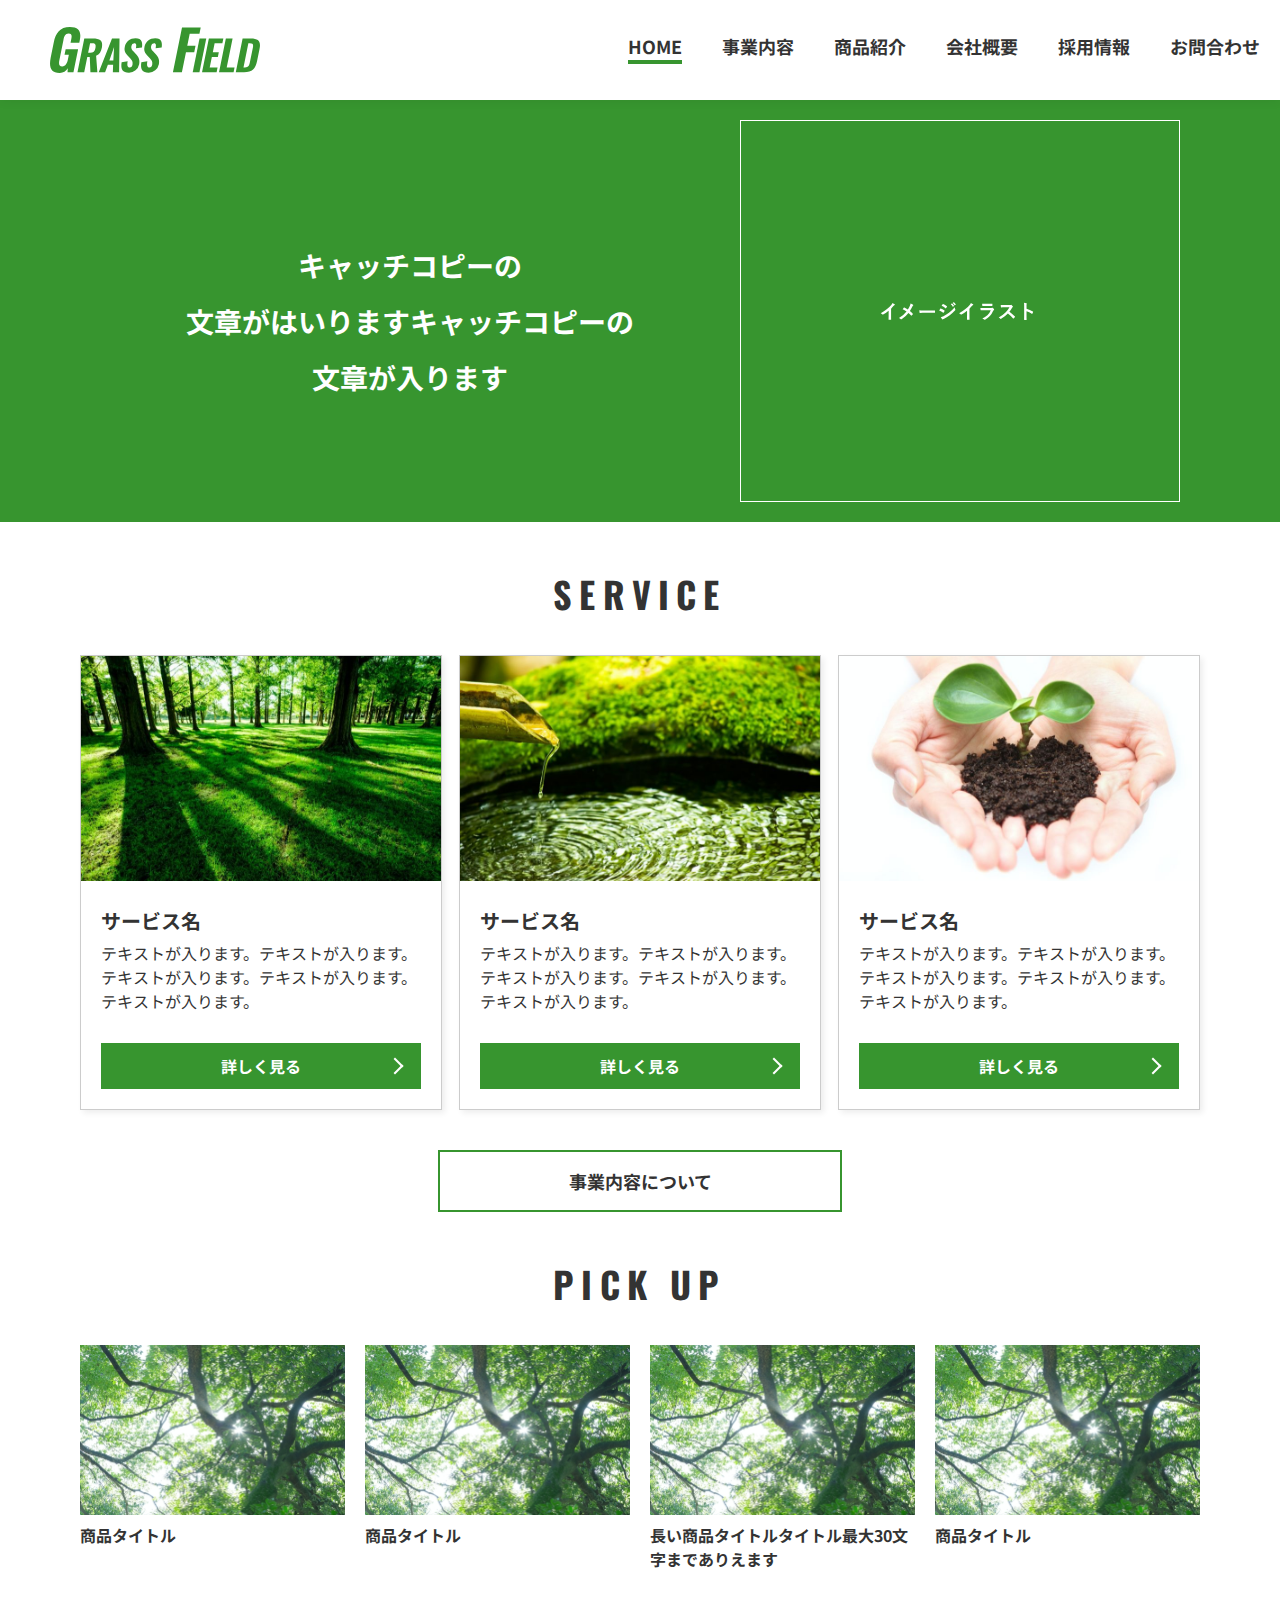
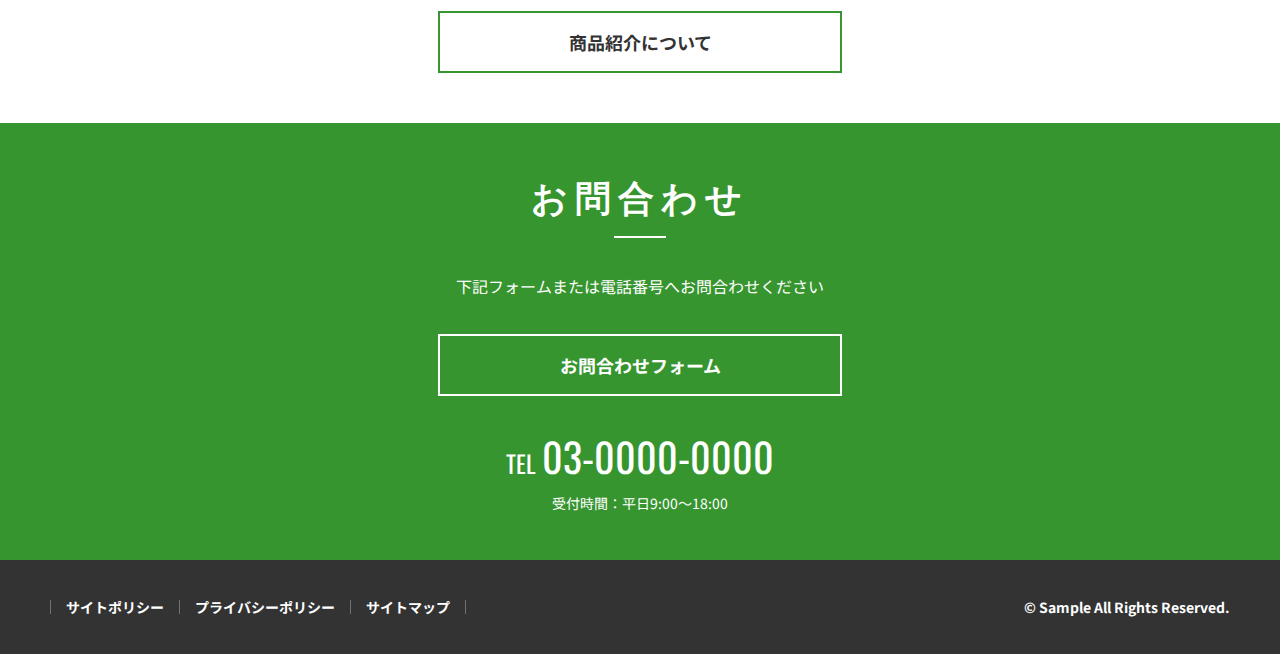
<file: index.html>
<!DOCTYPE html>
<html lang="ja">
<head>
  <meta charset="UTF-8">
  <meta http-equiv="X-UA-Compatible" content="IE=edge">
  <meta name="viewport" content="width=device-width, initial-scale=1.0">
  <meta name="robots" content="noindex , nofollow">
  <title>株式会社Grass Field</title>
  <meta name="description" content="株式会社Grass Fieldの公式Wウェブサイトです。">
  <link rel="stylesheet" href="css/reset.css">
  <link rel="stylesheet" href="css/style.css">
  <link rel="preconnect" href="https://fonts.gstatic.com">
  <link href="https://fonts.googleapis.com/css2?family=Noto+Sans+JP:wght@400;500&family=Oswald:wght@500&display=swap" rel="stylesheet">
  <script src="https://code.jquery.com/jquery-3.6.0.min.js" integrity="sha256-/xUj+3OJU5yExlq6GSYGSHk7tPXikynS7ogEvDej/m4=" crossorigin="anonymous"></script>
  <script src="js/script.js"></script>
</head>
<body>
  <header class="header">
    <h1 class="header__logo"><a href="#"><img src="img/logo.svg" alt="株式会社Grass Field"></a></h1>
    <button id="hamburger" class="hamburger" aria-label="メニューを開く" aria-controls="gnav" aria-expanded="false">
      <span class="hamburger__line"></span>
    </button>
    <nav id="gnav" class="gnav" aria-label="メインメニュー">
      <ul class="gnav__list">
        <li class="gnav__item"><a href="index.html" class="gnav__link _current" aria-current="page">Home</a></li>
        <li class="gnav__item"><a href="service.html" class="gnav__link">事業内容</a></li>
        <li class="gnav__item"><a href="#" class="gnav__link">商品紹介</a></li>
        <li class="gnav__item"><a href="#" class="gnav__link">会社概要</a></li>
        <li class="gnav__item"><a href="#" class="gnav__link">採用情報</a></li>
        <li class="gnav__item"><a href="contact.html" class="gnav__link">お問合わせ</a></li>
      </ul>
    </nav>
  </header>
  <main class="mainContents">
    <div class="mainVisual">
      <div class="mainVisual__inner">
        <p class="mainVisual__catch">キャッチコピーの<br>文章がはいりますキャッチコピーの文章が入ります</p>
        <div class="mainVisual__image">
          <img src="img/mv_illust.svg" alt="イメージイラスト">
        </div>
      </div>
    </div>

    <div class="container">
      <section class="section">
        <h2 class="headingL">Service</h2>
        <ul class="serviceList">
          <li class="serviceList__item">
              <div class="serviceList__body">
                <dl class="serviceList__data">
                  <dt>サービス名</dt>
                  <dd>テキストが入ります。テキストが入ります。テキストが入ります。テキストが入ります。テキストが入ります。</dd>
                </dl>
                <p class="serviceList__btn"><a href="#" class="buttonM">詳しく見る</a></p>
              </div>
              <div class="serviceList__thumb">
                <img src="img/ph_service01.jpg"  alt="">
              </div>
          </li>
          <li class="serviceList__item">
            <div class="serviceList__body">
              <dl class="serviceList__data">
                <dt>サービス名</dt>
                <dd>テキストが入ります。テキストが入ります。テキストが入ります。テキストが入ります。テキストが入ります。</dd>
              </dl>
              <p class="serviceList__btn"><a href="#" class="buttonM">詳しく見る</a></p>
            </div>
            <div class="serviceList__thumb">
              <img src="img/ph_service02.jpg" alt="">
            </div>
          </li>
          <li class="serviceList__item">
            <div class="serviceList__body">
              <dl class="serviceList__data">
                <dt>サービス名</dt>
                <dd>テキストが入ります。テキストが入ります。テキストが入ります。テキストが入ります。テキストが入ります。</dd>
              </dl>
              <p class="serviceList__btn"><a href="#" class="buttonM">詳しく見る</a></p>
            </div>
            <div class="serviceList__thumb">
              <img src="img/ph_service03.jpg" alt="">
            </div>
          </li>
        </ul>
        <p class="centerButton"><a href="service.html" class="buttonL">事業内容について</a></p>
      </section>

      <section class="section">
        <h2 class="headingL">Pick up</h2>
        <ul class="pickupList">
          <li class="pickupList__item">
            <a href="#">
              <img src="img/ph_dmy01.jpg" alt="" class="pickupList__thumb">
              <p class="pickupList__title">商品タイトル</p>
            </a>
          </li>
          <li class="pickupList__item">
            <a href="#">
              <img src="img/ph_dmy01.jpg" alt="" class="pickupList__thumb">
              <p class="pickupList__title">商品タイトル</p>
            </a>
          </li>
          <li class="pickupList__item">
            <a href="#">
              <img src="img/ph_dmy01.jpg" alt="" class="pickupList__thumb">
              <p class="pickupList__title">長い商品タイトルタイトル最大30文字までありえます</p>
            </a>
          </li>
          <li class="pickupList__item">
            <a href="#">
              <img src="img/ph_dmy01.jpg" alt="" class="pickupList__thumb">
              <p class="pickupList__title">商品タイトル</p>
            </a>
          </li>
        </ul>
        <p class="centerButton"><a href="#" class="buttonL">商品紹介について</a></p>
      </section>

    </div>
  </main>
  <section class="cv-area">
    <div class="container">
      <h2 class="headingL cv-area__title">お問合わせ</h2>
      <p class="cv-area__txt">下記フォームまたは電話番号へお問合わせください</p>
      <p class="cv-area__btn centerButton">
        <a href="/contact/" class="button btn__lg">
          <i class="fas fa-mail"></i>お問合わせフォーム
        </a>
      </p>
      <p class="cv-area__tel"><span>TEL </span><a href="tel:03-0000-0000">03-0000-0000</a></p>
      <p class="cv-area__biztime">受付時間：平日9:00〜18:00</p>
    </div>
  </section>
  <footer class="footer">
    <ul class="footer__menu">
      <li><a href="#">サイトポリシー</a></li>
      <li><a href="#">プライバシーポリシー</a></li>
      <li><a href="#">サイトマップ</a></li>
    </ul>
    <p class="footer__copyright"><small lang="en">&copy; Sample All Rights Reserved.</small></p>
  </footer>
</body>
</html>
</file>
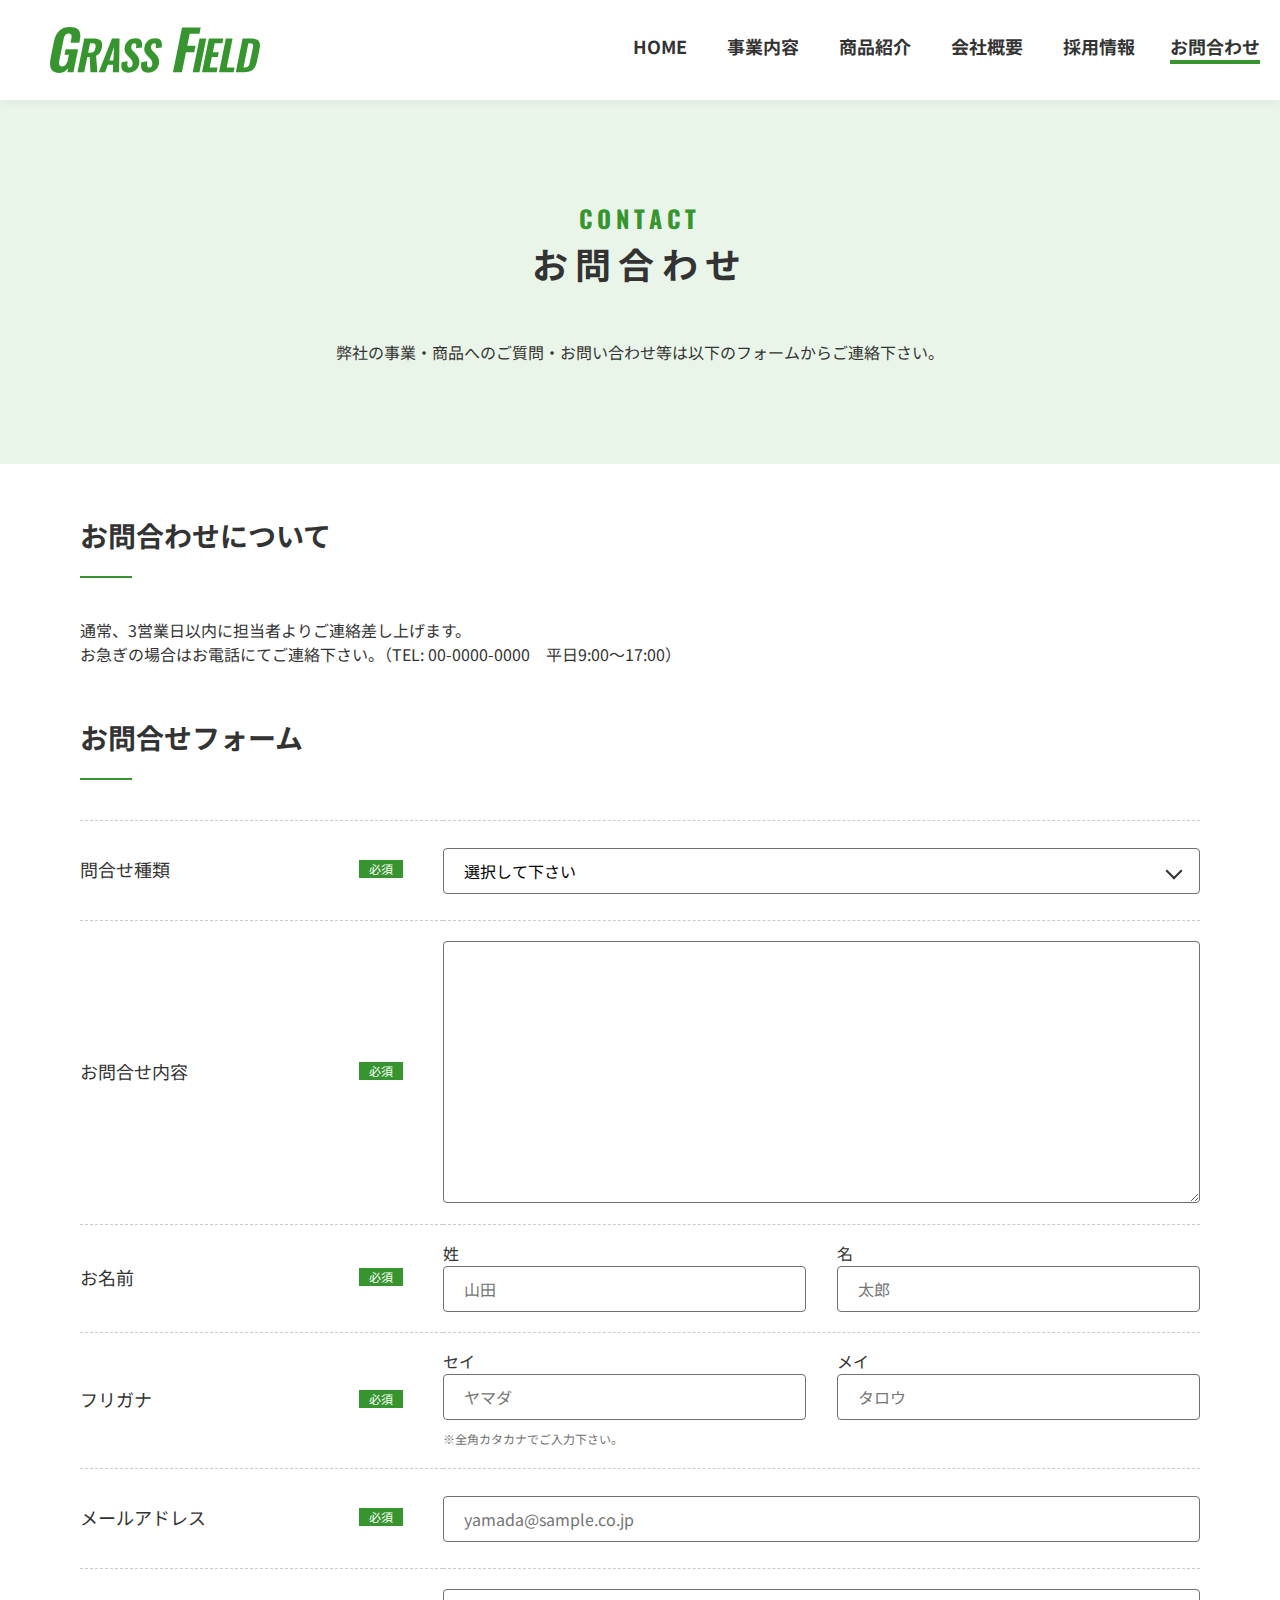
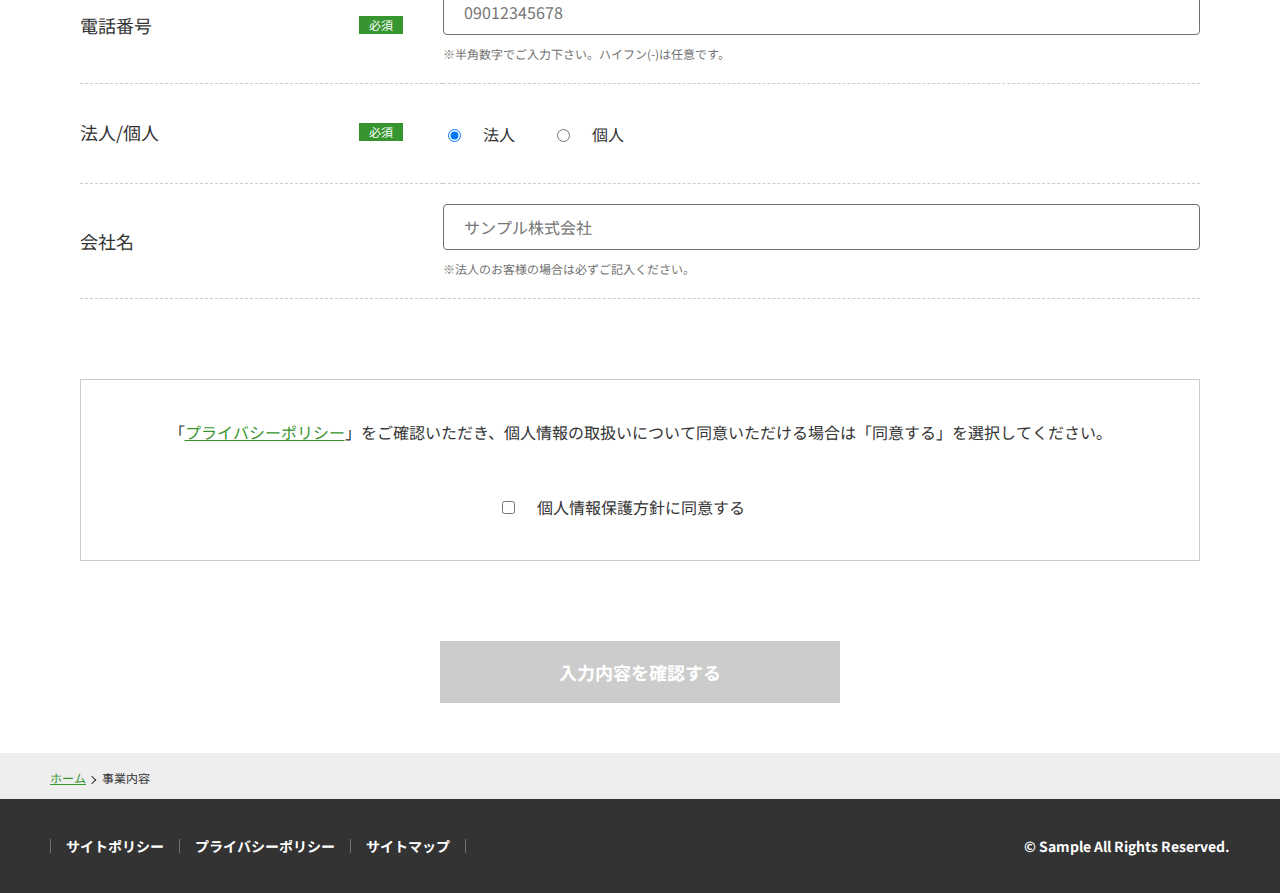
<file: contact.html>
<!DOCTYPE html>
<html lang="ja">
<head>
  <meta charset="UTF-8">
  <meta http-equiv="X-UA-Compatible" content="IE=edge">
  <meta name="viewport" content="width=device-width, initial-scale=1.0">
  <meta name="robots" content="noindex , nofollow">
  <title>株式会社Grass Field</title>
  <meta name="description" content="株式会社Grass Fieldの公式Wウェブサイトです。">
  <link rel="stylesheet" href="css/reset.css">
  <link rel="stylesheet" href="css/style.css">
  <link rel="stylesheet" href="css/contact.css">
  <link rel="preconnect" href="https://fonts.gstatic.com">
  <link href="https://fonts.googleapis.com/css2?family=Noto+Sans+JP:wght@400;500&family=Oswald:wght@500&display=swap" rel="stylesheet">
  <script src="https://code.jquery.com/jquery-3.6.0.min.js" integrity="sha256-/xUj+3OJU5yExlq6GSYGSHk7tPXikynS7ogEvDej/m4=" crossorigin="anonymous"></script>
  <script src="js/script.js"></script>
</head>
<body>
  <header class="header">
    <h1 class="header__logo"><a href="#"><img src="img/logo.svg" alt="株式会社Grass Field"></a></h1>
    <button id="hamburger" class="hamburger" aria-label="メニューを開く" aria-controls="gnav" aria-expanded="false">
      <span class="hamburger__line"></span>
    </button>
    <nav id="gnav" class="gnav" aria-label="メインメニュー">
      <ul class="gnav__list">
        <li class="gnav__item"><a href="index.html" class="gnav__link">Home</a></li>
        <li class="gnav__item"><a href="service.html" class="gnav__link">事業内容</a></li>
        <li class="gnav__item"><a href="#" class="gnav__link">商品紹介</a></li>
        <li class="gnav__item"><a href="#" class="gnav__link">会社概要</a></li>
        <li class="gnav__item"><a href="#" class="gnav__link">採用情報</a></li>
        <li class="gnav__item"><a href="contact.html" class="gnav__link _current" aria-current="page">お問合わせ</a></li>
      </ul>
    </nav>
  </header>
  <main class="mainContents">
    <div class="page-header-md">
      <h1 class="page-title">
        <span class="page-title__sub">Contact</span>
        <span class="page-title__main">お問合わせ</span>
      </h1>
      <p class="page-header-md__lead">弊社の事業・商品へのご質問・お問い合わせ等は以下のフォームからご連絡下さい。</p>
    </div>

    <div class="container">
      <section class="section">
        <h2 class="heading-lv3 section__title">お問合わせについて</h2>
        <p>通常、3営業日以内に担当者よりご連絡差し上げます。<br>
          お急ぎの場合はお電話にてご連絡下さい。（TEL: 00-0000-0000　平日9:00〜17:00）</p>
      </section>
      <section class="section">
        <h2 class="heading-lv3 section__title">お問合せフォーム</h2>
        <form action="#" method="POST" id="form">
          <!-- 表組みのままだと「ひょう」として読み上げられてしまい邪魔なのでrole="presentation"とすることでアクセシビリティーツリーからこの要素を除外 -->
          <table class="contactTable" role="presentation">
            <tr>
              <th>
                <!-- label要素の中のspan要素が「○○とその他一項目」のように読み上げられてしまう（VoiceOver）ため、スクリーンリーダーから隠しました。
                「必須」という情報はinput要素のrequried属性から取得された読み上げられるので問題はありません -->
                <label for="contact_type" class="inputLabel">問合せ種類
                  <span class="require" aria-hidden="true">必須</span>
                </label>
              </th>
              <td>
                <div class="inputField">
                  <div class="selectWrap">
                    <select name="contact_type" id="contact_type" required>
                      <option value="" selected disabled>選択して下さい</option>
                      <option value="弊社事業について">弊社事業について</option>
                      <option value="弊社商品について">弊社商品について</option>
                      <option value="採用について">採用について</option>
                      <option value="メディア取材について">メディア取材について</option>
                      <option value="その他のお問合せ">その他のお問合せ</option>
                    </select>
                  </div>
                  <!-- エラーメッセージ専用要素なので警告ロールを設定、動的な変更を通知するaria-live属性を追加、初期表示はスクリーンリーダーから隠す -->
                  <p class="errorText" role="alert" aria-live="polite" aria-hidden="true">お問合せ種類を選択してください。</p>
                </div>
              </td>
            </tr>
            <tr>
              <th>
                <label for="contact_msg" class="inputLabel">お問合せ内容
                  <span class="require" aria-hidden="true">必須</span>
                </label>
              </th>
              <td>
                <div class="inputField">
                  <textarea name="contact_msg" id="contact_msg" cols="30" rows="10" required></textarea>
                  <p class="errorText" role="alert" aria-live="polite" aria-hidden="true">お問合せ内容を入力してください。</p>
                </div>
              </td>
            </tr>
            <tr>
              <th>
                <div class="inputLabel" id="nameGroup">
                  お名前
                  <span class="require" aria-hidden="true">必須</span>
                </div>
              </th>
              <td>
                <div class="nameLayout" aria-labelledby="nameGroup">
                  <div class="inputField">
                    <label for="name1" class="inputSubLabel">姓</label>
                    <input type="text" id="name1" name="name1" placeholder="山田" required>
                    <p class="errorText" role="alert" aria-live="polite" aria-hidden="true">姓を入力してください。</p>
                  </div>
                  <div class="inputField">
                    <label for="name2" class="inputSubLabel">名</label>
                    <input type="text" id="name2" name="2" placeholder="太郎" required>
                    <p class="errorText" role="alert" aria-live="polite" aria-hidden="true">名を入力してください。</p>
                  </div>
                </div>
              </td>
            </tr>
            <tr>
              <th>
                <div class="inputLabel" id="kanaGroup">
                  フリガナ
                  <span class="require" aria-hidden="true">必須</span>
                </div>
              </th>
              <td>
                <div class="nameLayout" aria-labelledby="kanaGroup">
                  <div class="inputField">
                    <label for="kana1" class="inputSubLabel">セイ</label>
                    <input type="text" id="kana1" name="kana1" placeholder="ヤマダ" pattern="^[ァ-ンヴー]+$" required aria-describedby="kana-description">
                    <p class="errorText" role="alert" aria-live="polite" aria-hidden="true">フリガナの姓を入力してください。</p>
                  </div>
                  <div class="inputField">
                    <label for="kana2" class="inputSubLabel">メイ</label>
                    <input type="text" id="kana2" name="kana2" placeholder="タロウ" pattern="^[ァ-ンヴー]+$" required aria-describedby="kana-description">
                    <p class="errorText" role="alert" aria-live="polite" aria-hidden="true">フリガナの名を入力してください。</p>
                  </div>
                </div>
                <!-- 注意書きにはid属性をつけ、各フォームにaria-describedbyで紐付ける -->
                <p class="inputNote" id="kana-description">※全角カタカナでご入力下さい。</p>
              </td>
            </tr>
            <tr>
              <th>
                <label for="email" class="inputLabel">メールアドレス
                  <span class="require" aria-hidden="true">必須</span>
                </label>
              </th>
              <td>
                <div class="inputField">
                  <input type="email" id="email" name="email" placeholder="yamada@sample.co.jp" required>
                  <p class="errorText" role="alert" aria-live="polite" aria-hidden="true">正しい形式のメールアドレスを入力してください。</p>
                </div>
              </td>
            </tr>
            <tr>
              <th>
                <label for="tel" class="inputLabel">電話番号
                  <span class="require" aria-hidden="true">必須</span>
                </label>
              </th>
              <td>
                <div class="inputField">
                  <input type="tel" id="tel" name="tel" pattern="\d{2,5}-?\d{2,4}-?\d{3,4}" placeholder="09012345678" required aria-describedby="tel-description">
                  <p class="errorText" role="alert" aria-live="polite" aria-hidden="true">電話番号を入力してください。</p>
                </div>
                <p class="inputNote" id="tel-description">※半角数字でご入力下さい。ハイフン(-)は任意です。</p>
              </td>
            </tr>
            <tr>
              <th>
                <div class="inputLabel" id="attribute">法人/個人
                  <span class="require" aria-hidden="true">必須</span>
                </div>
              </th>
              <td>
                <div class="inputField">
                  <ul class="radioList_hr" aria-labelledby="attribute">
                    <li>
                      <label>
                        <input type="radio" name="attribute" value="法人" checked required>
                        <span>法人</span>
                      </label>
                    </li>
                    <li>
                      <label>
                        <input type="radio" name="attribute" value="個人" required>
                        <span>個人</span>
                      </label>
                    </li>
                  </ul>
                </div>
              </td>
            </tr>
            <tr>
              <th>
                <label for="company" class="inputLabel">会社名</label>
              </th>
              <td>
                <div class="inputField">
                  <input type="text" id="company" name="company" placeholder="サンプル株式会社" required aria-describedby="company-description">
                  <p class="errorText" role="alert" aria-live="polite" aria-hidden="true">法人のお客様は会社名を入力してください。</p>
                </div>
                <p class="inputNote" id="company-description">※法人のお客様の場合は必ずご記入ください。</p>
              </td>
            </tr>
          </table>

          <div class="privacyBox">
            <p id="privacy-description">「<a href="#">プライバシーポリシー</a>」をご確認いただき、個人情報の取扱いについて同意いただける場合は「同意する」を選択してください。</p>
            <div class="privacyBox__check">
              <label>
                <input type="checkbox" id="agree" name="agree" value="同意します" required aria-describedby="privacy-description">
                <span>個人情報保護方針に同意する</span>
              </label>
            </div>
          </div>

          <div class="button-center">
            <button id="submit" class="button button--action button--lg" disabled>入力内容を確認する</button>
          </div>

        </form>
      </section>

    </div>
  </main>
  
  <nav class="breadcrumb" aria-label="パンくずナビ">
    <ol class="breadcrumb__list">
      <li><a href="index.html">ホーム</a></li>
      <li><a href="service.html" aria-current="page">事業内容</a></li>
    </ol>
  </nav>

  <footer class="footer">
    <ul class="footer__menu">
      <li><a href="#">サイトポリシー</a></li>
      <li><a href="#">プライバシーポリシー</a></li>
      <li><a href="#">サイトマップ</a></li>
    </ul>
    <p class="footer__copyright"><small lang="en">&copy; Sample All Rights Reserved.</small></p>
  </footer>
</body>
</html>
</file>
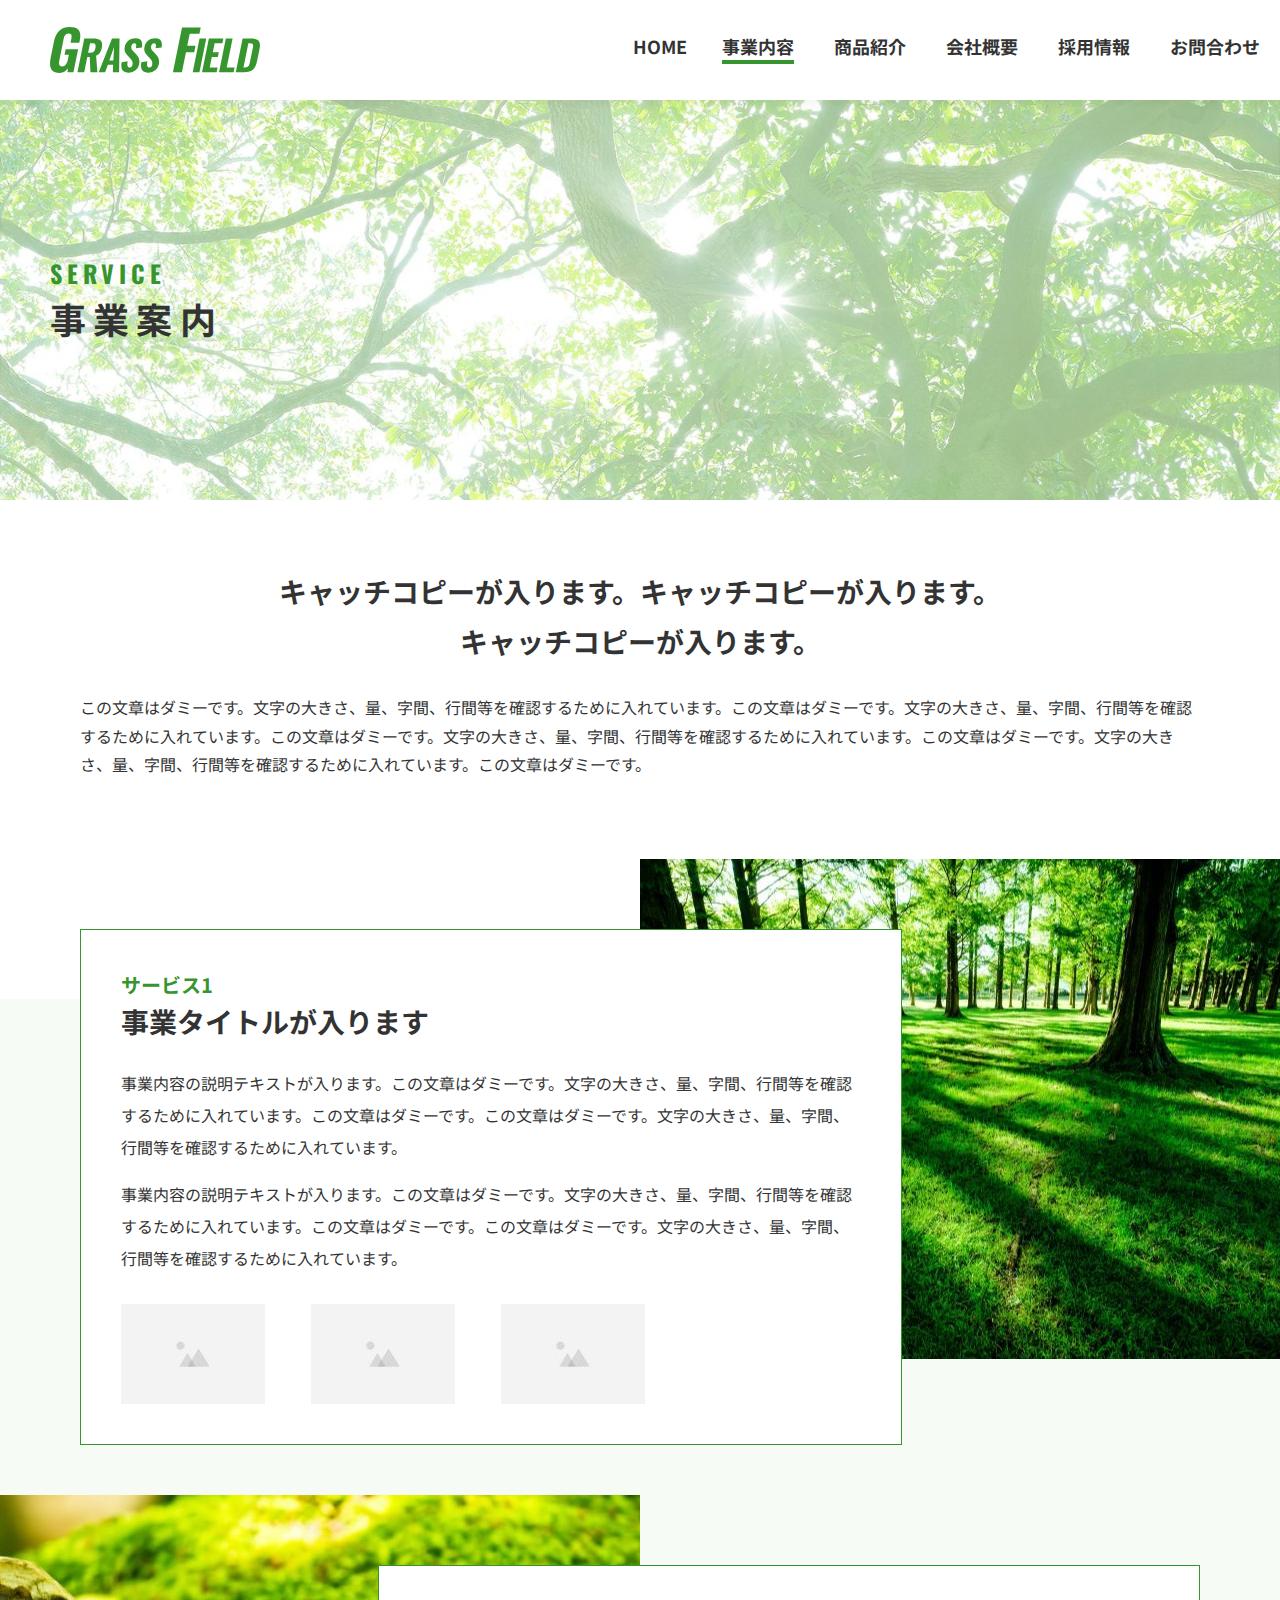
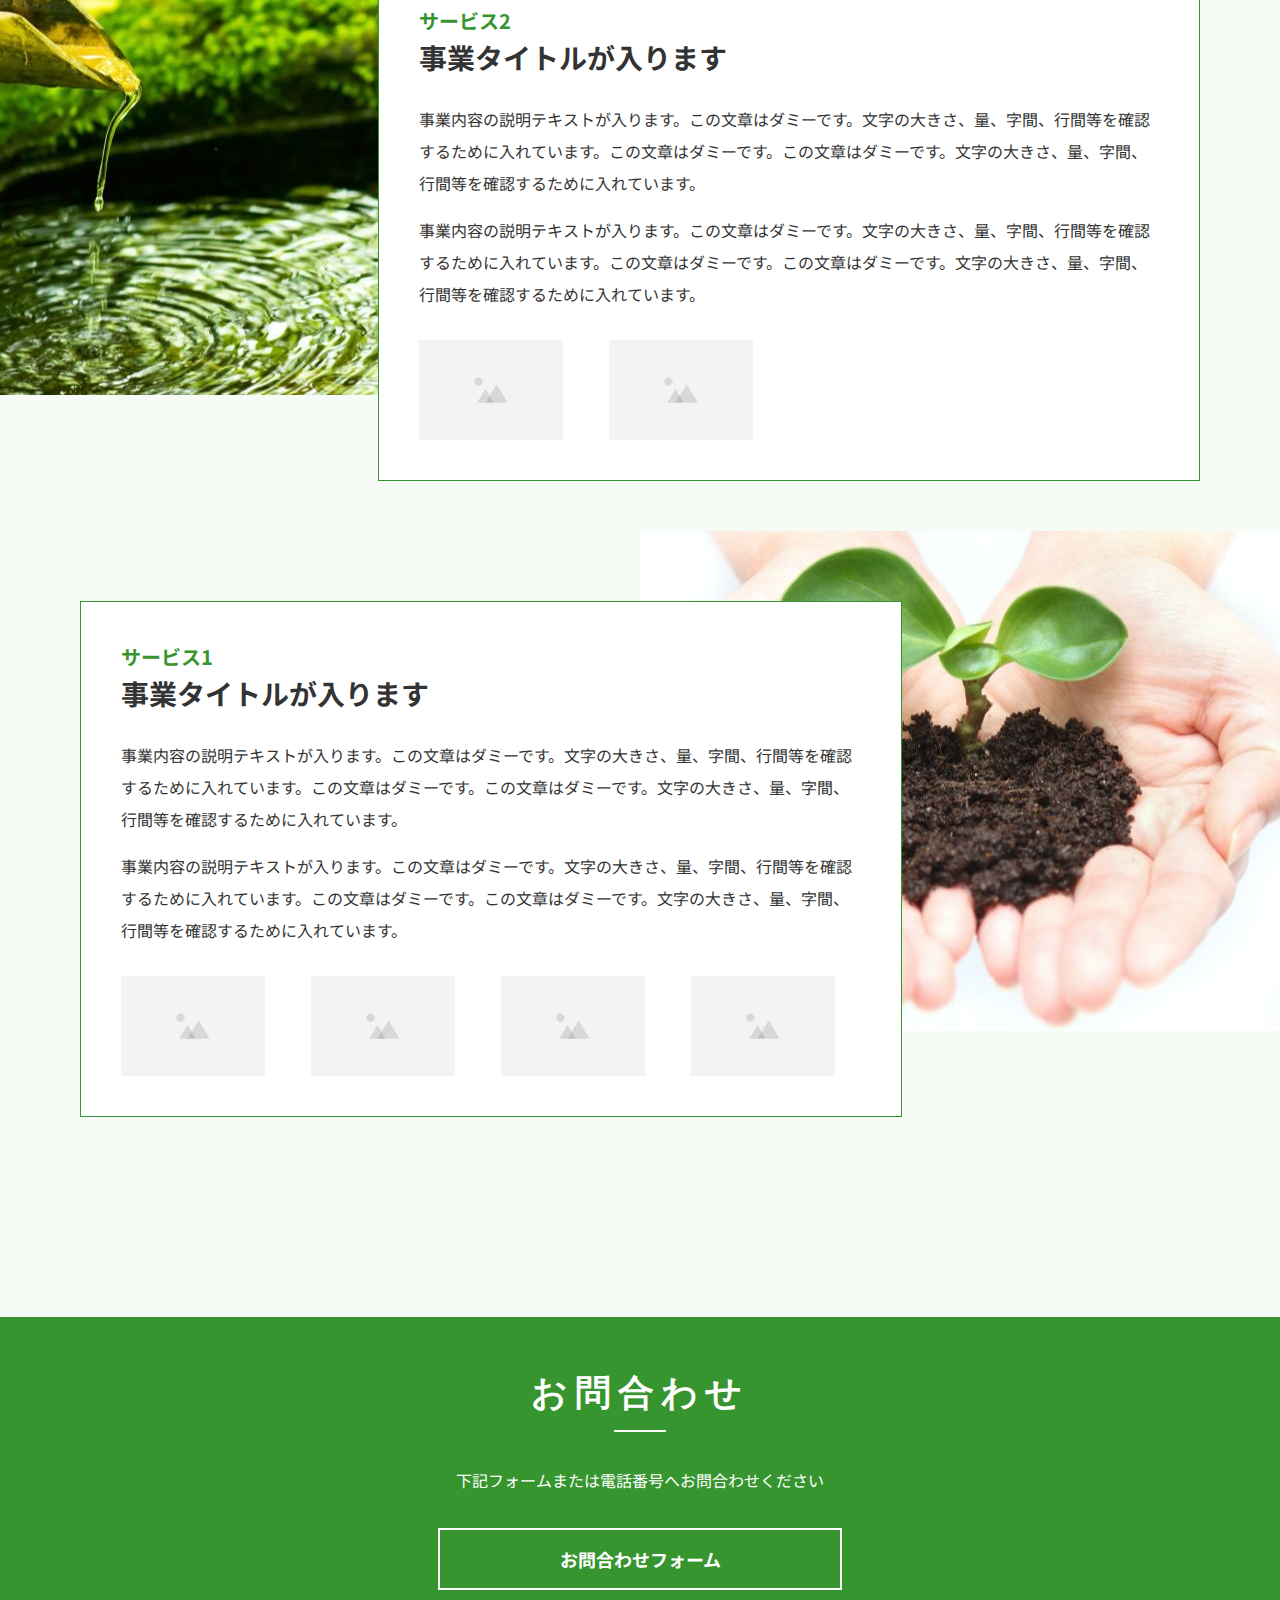
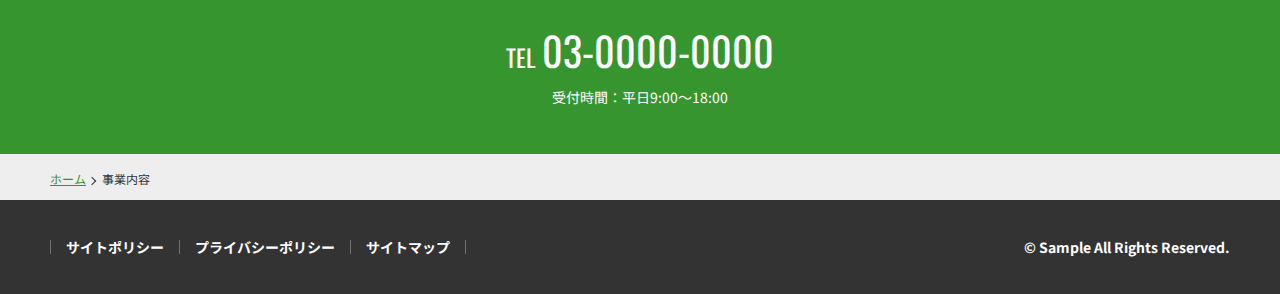
<file: service.html>
<!DOCTYPE html>
<html lang="ja">
<head>
  <meta charset="UTF-8">
  <meta http-equiv="X-UA-Compatible" content="IE=edge">
  <meta name="viewport" content="width=device-width, initial-scale=1.0">
  <meta name="robots" content="noindex , nofollow">
  <title>株式会社Grass Field</title>
  <meta name="description" content="株式会社Grass Fieldの公式Wウェブサイトです。">
  <link rel="stylesheet" href="css/reset.css">
  <link rel="stylesheet" href="css/style.css">
  <link rel="stylesheet" href="css/service.css">
  <link rel="preconnect" href="https://fonts.gstatic.com">
  <link href="https://fonts.googleapis.com/css2?family=Noto+Sans+JP:wght@400;500&family=Oswald:wght@500&display=swap" rel="stylesheet">
  <script src="https://code.jquery.com/jquery-3.6.0.min.js" integrity="sha256-/xUj+3OJU5yExlq6GSYGSHk7tPXikynS7ogEvDej/m4=" crossorigin="anonymous"></script>
  <script src="js/script.js"></script>
</head>
<body>
  <header class="header">
    <h1 class="header__logo"><a href="#"><img src="img/logo.svg" alt="株式会社Grass Field"></a></h1>
    <button id="hamburger" class="hamburger" aria-label="メニューを開く" aria-controls="gnav" aria-expanded="false">
      <span class="hamburger__line"></span>
    </button>
    <nav id="gnav" class="gnav" aria-label="メインメニュー">
      <ul class="gnav__list">
        <li class="gnav__item"><a href="index.html" class="gnav__link">Home</a></li>
        <li class="gnav__item"><a href="service.html" class="gnav__link _current" aria-current="page">事業内容</a></li>
        <li class="gnav__item"><a href="#" class="gnav__link">商品紹介</a></li>
        <li class="gnav__item"><a href="#" class="gnav__link">会社概要</a></li>
        <li class="gnav__item"><a href="#" class="gnav__link">採用情報</a></li>
        <li class="gnav__item"><a href="contact.html" class="gnav__link">お問合わせ</a></li>
      </ul>
    </nav>
  </header>
  <main class="mainContents">
    <div class="page-header-lg page-header-lg__service">
      <h1 class="page-title">
        <span class="page-title__sub">Service</span>
        <span class="page-title__main">事業案内</span>
      </h1>
    </div>

    <div class="container">
      <div class="page-intro">
        <p class="page-intro__catch">キャッチコピーが入ります。キャッチコピーが入ります。<br>キャッチコピーが入ります。</p>
        <p class="page-intro__txt">この文章はダミーです。文字の大きさ、量、字間、行間等を確認するために入れています。この文章はダミーです。文字の大きさ、量、字間、行間等を確認するために入れています。この文章はダミーです。文字の大きさ、量、字間、行間等を確認するために入れています。この文章はダミーです。文字の大きさ、量、字間、行間等を確認するために入れています。この文章はダミーです。</p>
      </div>

      <div class="service-wrap">

        <section class="service">
          <div class="service__body">
            <h2 class="service__title">
              <span class="sub">サービス1</span>
              <span class="main">事業タイトルが入ります</span>
            </h2>
            <div class="service__txt">
              <p>事業内容の説明テキストが入ります。この文章はダミーです。文字の大きさ、量、字間、行間等を確認するために入れています。この文章はダミーです。この文章はダミーです。文字の大きさ、量、字間、行間等を確認するために入れています。</p>
              <p>事業内容の説明テキストが入ります。この文章はダミーです。文字の大きさ、量、字間、行間等を確認するために入れています。この文章はダミーです。この文章はダミーです。文字の大きさ、量、字間、行間等を確認するために入れています。</p>
            </div>
            <ul class="service__photos">
              <li><img src="img/dmy_thumb03.jpg" srcset="../img/dmy_thumb03@2x.jpg 2x" alt=""></li>
              <li><img src="img/dmy_thumb03.jpg" srcset="../img/dmy_thumb03@2x.jpg 2x" alt=""></li>
              <li><img src="img/dmy_thumb03.jpg" srcset="../img/dmy_thumb03@2x.jpg 2x" alt=""></li>
            </ul>
          </div>
          <div class="service__image"><img src="img/ph_service01.jpg" alt=""></div>
        </section>

        <section class="service _reverse">
          <div class="service__body">
            <h2 class="service__title">
              <span class="sub">サービス2</span>
              <span class="main">事業タイトルが入ります</span>
            </h2>
            <div class="service__txt">
              <p>事業内容の説明テキストが入ります。この文章はダミーです。文字の大きさ、量、字間、行間等を確認するために入れています。この文章はダミーです。この文章はダミーです。文字の大きさ、量、字間、行間等を確認するために入れています。</p>
              <p>事業内容の説明テキストが入ります。この文章はダミーです。文字の大きさ、量、字間、行間等を確認するために入れています。この文章はダミーです。この文章はダミーです。文字の大きさ、量、字間、行間等を確認するために入れています。</p>
            </div>
            <ul class="service__photos">
              <li><img src="img/dmy_thumb03.jpg" srcset="../img/dmy_thumb03@2x.jpg 2x" alt=""></li>
              <li><img src="img/dmy_thumb03.jpg" srcset="../img/dmy_thumb03@2x.jpg 2x" alt=""></li>
            </ul>
          </div>
          <div class="service__image"><img src="img/ph_service02.jpg" alt=""></div>
        </section>

        <section class="service">
          <div class="service__body">
            <h2 class="service__title">
              <span class="sub">サービス1</span>
              <span class="main">事業タイトルが入ります</span>
            </h2>
            <div class="service__txt">
              <p>事業内容の説明テキストが入ります。この文章はダミーです。文字の大きさ、量、字間、行間等を確認するために入れています。この文章はダミーです。この文章はダミーです。文字の大きさ、量、字間、行間等を確認するために入れています。</p>
              <p>事業内容の説明テキストが入ります。この文章はダミーです。文字の大きさ、量、字間、行間等を確認するために入れています。この文章はダミーです。この文章はダミーです。文字の大きさ、量、字間、行間等を確認するために入れています。</p>
            </div>
            <ul class="service__photos">
              <li><img src="img/dmy_thumb03.jpg" srcset="../img/dmy_thumb03@2x.jpg 2x" alt=""></li>
              <li><img src="img/dmy_thumb03.jpg" srcset="../img/dmy_thumb03@2x.jpg 2x" alt=""></li>
              <li><img src="img/dmy_thumb03.jpg" srcset="../img/dmy_thumb03@2x.jpg 2x" alt=""></li>
              <li><img src="img/dmy_thumb03.jpg" srcset="../img/dmy_thumb03@2x.jpg 2x" alt=""></li>
            </ul>
          </div>
          <div class="service__image"><img src="img/ph_service03.jpg" alt=""></div>
        </section>

      </div><!-- /.serviceWrap -->

    </div>
  </main>
  <section class="cv-area">
    <div class="container">
      <h2 class="headingL cv-area__title">お問合わせ</h2>
      <p class="cv-area__txt">下記フォームまたは電話番号へお問合わせください</p>
      <p class="cv-area__btn centerButton">
        <a href="/contact/" class="button btn__lg">
          <i class="fas fa-mail"></i>お問合わせフォーム
        </a>
      </p>
      <p class="cv-area__tel"><span>TEL </span><a href="tel:03-0000-0000">03-0000-0000</a></p>
      <p class="cv-area__biztime">受付時間：平日9:00〜18:00</p>
    </div>
  </section>
  <nav class="breadcrumb" aria-label="パンくずナビ">
    <ol class="breadcrumb__list">
      <li><a href="index.html">ホーム</a></li>
      <li><a href="service.html" aria-current="page">事業内容</a></li>
    </ol>
  </nav>

  <footer class="footer">
    <ul class="footer__menu">
      <li><a href="#">サイトポリシー</a></li>
      <li><a href="#">プライバシーポリシー</a></li>
      <li><a href="#">サイトマップ</a></li>
    </ul>
    <p class="footer__copyright"><small lang="en">&copy; Sample All Rights Reserved.</small></p>
  </footer>
</body>
</html>
</file>
<file: css/style.css>
@charset "UTF-8";
body {
  font-family: 'Noto Sans JP', sans-serif;
  color: #333;
}

.header {
  position: fixed;
  width: 100%;
  height: 50px;
  display: flex;
  justify-content: space-between;
  align-items: center;
  background-color: #fff;
  box-shadow: 0 2px 10px rgb(0 0 0 / 5%);
  z-index: 10;
}

.header__logo img {
  width: 105px;
  margin-left: 20px;
}

.hamburger {
  width: 50px;
  height: 50px;
  background-color: #37952F;
  border: none;
  cursor: pointer;
}

.hamburger__line {
  position: relative;
  display: block;
  left: 7px;
  width: 25px;
  height: 2px;
  background-color: #fff;
}

.hamburger__line::before {
  position: absolute;
  top: -8px;
  content: "";
  display: block;
  width: 25px;
  height: 2px;
  background-color: #fff;
}

.hamburger__line::after {
  position: absolute;
  top: 8px;
  content: "";
  display: block;
  width: 25px;
  height: 2px;
  background-color: #fff;
}

/* hamburger //*/

/*閉じる*/
/*aria-expandedの状態でスタイルを適用するように変更*/
.hamburger[aria-expanded="true"] .hamburger__line{
  background: transparent;
  transition: 0.3s;
  -webkit-transition: 0.3s;
  -moz-transition: 0.3s;
  -ms-transition: 0.3s;
  -o-transition: 0.3s;
}
.hamburger[aria-expanded="true"] .hamburger__line::before {
  top: 0;
  transform: rotate(45deg);
  transition: 0.3s;
  -webkit-transition: 0.3s;
  -moz-transition: 0.3s;
  -ms-transition: 0.3s;
  -o-transition: 0.3s;
}
.hamburger[aria-expanded="true"] .hamburger__line::after {
  top: 0;
  transform: rotate(-45deg);
  transition: 0.3s;
  -webkit-transition: 0.3s;
  -moz-transition: 0.3s;
  -ms-transition: 0.3s;
  -o-transition: 0.3s;
  -webkit-transform: rotate(-45deg);
  -moz-transform: rotate(-45deg);
  -ms-transform: rotate(-45deg);
  -o-transform: rotate(-45deg);
}
/* //hamburger */

.gnav {
  display: none;
  position: absolute;
  left: 0;
  top: 50px;
  width: 100%;
  height: calc(100vh - 50px);
  background: #fff;
  overflow-y: auto; /*中身があふれたら縦スクロール*/
  -webkit-overflow-scrolling: touch; /*iOSで慣性スクロール有効化*/
}

.gnav__list {
  border-top: 1px solid #e7e7e7;
}
.gnav__item {
  border-bottom: 1px solid #e7e7e7;
}
.gnav__link {
  display: block;
  padding: 15px 20px;
  color: inherit;
  font-weight: bold;
  text-transform: uppercase;
  text-decoration: none;
}
 /*現在位置の指定をaria-current属性に変更*/
 .gnav__link[aria-current] {
  padding-left: 15px;
  border-left: 5px solid #37952F;
}

.gnav__link:hover {
  color: #37952F;
  transition: 0.3s;
  -webkit-transition: 0.3s;
  -moz-transition: 0.3s;
  -ms-transition: 0.3s;
  -o-transition: 0.3s;
}

.mainContents {
  padding-top: 50px;
}

.mainVisual {
  background-color: #37952F;
  color: #fff;
}

.mainVisual__inner {
  display: flex;
  flex-direction: column-reverse;
  padding: 20px;
}

.mainVisual__catch {
  margin-top: 20px;
  font-size: 20px;
  font-weight: bold;
  line-height: 2;
}

.mainVisual__image {
  text-align: center;
}

img {
  max-width: 100%;
  height: auto;
  border: 0;
  vertical-align: top;
  object-fit: cover;
}

.container {
  max-width: 1120px;
  margin: 0 auto;
  padding: 0 20px;
}

.section {
  padding-top: 50px;
  padding-bottom: 50px;
}

.section + .section {
  padding-top: 0;
}

.headingL {
  display: block;
  font-family: 'Oswald', sans-serif;
  font-size: 28px;
  font-weight: bold;
  text-transform: uppercase;
  letter-spacing: 0.2em;
  text-align: center;
  line-height: 1.2;
}

.serviceList__item:hover {
  border: 1px solid #37952F;
  cursor: pointer;
  transition: 0.3s;
  -webkit-transition: 0.3s;
  -moz-transition: 0.3s;
  -ms-transition: 0.3s;
  -o-transition: 0.3s;
  opacity: 0.8;
}

.serviceList__item {
  display: flex;
  flex-direction: column-reverse;
  margin-top: 40px;
  border: 1px solid #ccc;
  box-shadow: 3px 3px 6px rgb(0 0 0 / 7%);
}

.serviceList__body {
  padding: 30px 20px 20px 20px;
}

.serviceList__data dt {
  font-size: 20px;
  font-weight: bold;
}

.serviceList__data dd {
  font-size: 16px;
  margin-top: 10px;
  line-height: 1.5;
}

.serviceList__btn {
  margin-top: 30px;
  padding: 15px;
  background-color: #37952F;
  text-align: center;
  cursor: pointer;
  position: relative;
}

.serviceList__btn::after {
  position: absolute;
  right: 20px;
  top: 0;
  bottom: 0;
  margin: auto;
  content: "";
  display: block;
  width: 10px;
  height: 10px;
  color: #fff;
  border-top: 2px solid;
  border-right: 2px solid;
  transform: rotate(45deg);
  -webkit-transform: rotate(45deg);
  -moz-transform: rotate(45deg);
  -ms-transform: rotate(45deg);
  -o-transform: rotate(45deg);
  transition: 0.3s;
  -webkit-transition: 0.3s;
  -moz-transition: 0.3s;
  -ms-transition: 0.3s;
  -o-transition: 0.3s;
}

.buttonM {
  color: #fff;
  font-size: 16px;
  font-weight: bold;
  text-decoration: none;
}

.centerButton {
  border: 2px solid #37952F;
  background-color: #fff;
  padding: 20px;
  margin-top: 40px;
  text-align: center;
  cursor: pointer;
}

.centerButton:hover {
  background-color: #EAF5E9;
  color: #333;
  transition: 0.3s;
  -webkit-transition: 0.3s;
  -moz-transition: 0.3s;
  -ms-transition: 0.3s;
  -o-transition: 0.3s;
}

.buttonL {
  font-size: 18px;
  text-decoration: none;
  color: #333;
  font-weight: bold;
}

.pickupList {
  display: flex;
  justify-content: space-between;
  flex-wrap: wrap;
  margin-top: -20px;
}

.pickupList__item {
  width: calc((100% - 20px)/ 2);
  list-style: none;
  margin-top: 40px;
}

.pickupList__item a {
  text-decoration: none;
}

.pickupList__title {
  margin-top: 8px;
  font-size: 14px;
  font-weight: bold;
  color: #333;
  line-height: 1.5;
}

.pickupList__title:hover {
  color: #37952F;
  transition: 0.3s;
  -webkit-transition: 0.3s;
  -moz-transition: 0.3s;
  -ms-transition: 0.3s;
  -o-transition: 0.3s;
}

.cv-area {
  background-color: #37952F;
  padding: 50px 0;
  color: #fff;
}

.cv-area__title {
  color: #fff;
  font-size: 24px;
}

.cv-area__title::after {
  content: "";
  display: block;
  margin: 20px auto 0;
  width: 50px;
  border: 1px solid #fff;
}

.cv-area__btn {
  background-color: #37952F;
  border: 2px solid #fff;
}

.cv-area__btn:hover {
  background: rgba(255,255,255,0.3);
  transition: 0.3s;
  -webkit-transition: 0.3s;
  -moz-transition: 0.3s;
  -ms-transition: 0.3s;
  -o-transition: 0.3s;
}

.btn__lg {
  color: #fff;
  font-size: 18px;
  font-weight: bold;
  text-decoration: none;
}

.cv-area__txt {
  font-size: 14px;
  margin-top: 40px;
}

.cv-area__tel {
  margin-top: 20px;
  font-family: 'Oswald', sans-serif;
  text-align: center;
}

.cv-area__tel span {
  font-size: 24px;
}

.cv-area__tel a {
  font-size: 40px;
  text-decoration: none;
  color: #fff;
  line-height: 2;
}

.cv-area__biztime {
  font-size: 14px;
  text-align: center;
}

.footer {
  padding: 0 20px;
  background-color: #333;
  color: #fff;
}

.footer__menu {
  list-style: none;
}

.footer__menu li {
  border-bottom: 1px solid #707070;
}

.footer__menu li a {
  display: block;
  padding: 25px 20px;
  font-size: 14px;
  font-weight: bold;
  color: #fff;
  text-decoration: none;
}

.footer__copyright {
  padding: 40px 0;
  font-size: 14px;
  font-weight: bold;
  text-align: center;
}

.footer__menu a:hover {
  color: #37952F;
  text-decoration: underline;
  transition: 0.3s;
  -webkit-transition: 0.3s;
  -moz-transition: 0.3s;
  -ms-transition: 0.3s;
  -o-transition: 0.3s;
}

/* PC */

@media (min-width: 1024px), print {
  
  .header {
    height: 100px;
  }
  
  .header__logo img {
    width: 210px;
    margin-left: 50px;
  }
  .hamburger {
    display: none;
  }

  .gnav {
    display: block !important;
    position: static;
    width: auto;
    height: auto;
  }

  .gnav__list {
    display: flex;
    border-top: 0;
    list-style: none;
  }

  .gnav__link {
    display: block;
    padding: 20px;
    font-size: 18px;
    font-weight: bold;
    color: #333;
    text-transform: uppercase;
    text-decoration: none;
  }

  .gnav__item {
    border-bottom: 0;
  }

  .gnav__link[aria-current] {
    border-left: 0;
  }

  ._current::after {
    content: "";
    display: block;
    width: 100%;
    height: 4px;
    margin-top: 5px;
    background-color: #37952F;
  }

  .mainContents {
    padding-top: 100px;
  }

  .mainVisual__inner {
    display: flex;
    justify-content: space-between;
    flex-direction: row;
    max-width: 1080px;
    margin: auto;
    align-items: center;
  }

  .mainVisual__catch {
    max-width: 450px;
    margin-top: 20px;
    padding: 0 85px;
    font-size: 36px;
    line-height: 2;
  }

  .headingL {
    font-size: 48px;
  }

  .serviceList {
    display: flex;
    justify-content: space-between;
  }

  .serviceList__item {
    width: calc((100% - 40px)/ 3);
  }

  .centerButton {
    max-width: 400px;
    margin: 60px auto 0;
    padding: 20px 0;
  }

  .pickupList {
    display: flex;
    justify-content: space-between;
  }

  .pickupList__item {
    width: calc((100% - 60px)/ 4);
  }

  .pickupList {
    margin-top: 0;
  }

  .pickupList__title {
    font-size: 16px;
  }

  .cv-area__title {
    font-size: 28px;
  }

  .cv-area__txt {
    font-size: 16px;
    text-align: center;
  }

  .footer {
    display: flex;
    justify-content: space-between;
    align-items: center;
    padding: 0 50px;
  }

  .footer__menu {
    display: flex;
    border-right: 1px solid #707070;
  }

  .footer__menu li {
    display: block;
    border-bottom: 0;
    border-left: 1px solid #707070;
  }

  .footer__menu li a {
    padding: 0 15px;
  }

}

/* タブレット */
@media (min-width: 768px), print {

  .mainVisual__catch {
    text-align: center;
    font-size: 28px;
  }

  .headingL {
    font-size: 36px;
  }

  .cv-area__txt {
    text-align: center;
  }

  .serviceList__btn {
    max-width: 400px;
    margin: 30px auto 0;
  }

  .centerButton {
    max-width: 400px;
    margin: 40px auto 0;
  }

}
</file>
<file: css/contact.css>
@charset "UTF-8";

.page-header-md {
  padding: 80px 20px;
  background-color: #EAF5E9;
  text-align: center;
}

.page-title {
  line-height: 1.5;
}

.page-title__sub {
  display: block;
  font-family: 'Oswald',sans-serif;
  font-size: 20px;
  color: #37952f;
  letter-spacing: 0.2em;
  text-transform: uppercase;
}

.page-title__main {
  display: block;
  font-size: 30px;
  letter-spacing: 0.2em;
}

.page-header-md__lead {
  margin-top: 40px;
  line-height: 1.5;
}

.heading-lv3 {
  margin-bottom: 20px;
  font-size: 24px;
  font-weight: bold;
  line-height: 1.5;
}

.heading-lv3::after {
  content: "";
  display: block;
  width: 50px;
  margin-top: 20px;
  border: 1px solid #37952f;
}

.section p {
  line-height: 1.5;
}

tbody {
  display: block;
}

.contactTable {
  display: block;
  width: 100%;
  border-bottom: 1px dashed #ccc;
}

.contactTable tr {
  display: block;
  width: 100%;
  height: auto;
  border-top: 1px dashed #ccc;
}

.contactTable th {
  display: block;
  width: 100%;
  padding: 20px 0 0 0;
  text-align: left;
}

.inputLabel {
  font-size: 18px;
  font-weight: normal;
}

.require {
  display: inline-block;
  margin-left: 10px;
  margin-bottom: 3px;
  padding: 3px 10px;
  background: #37952F;
  color: #fff;
  font-weight: normal;
  font-size: 12px;
  vertical-align: middle;
}

.contactTable td {
  display: block;
  padding: 10px 0 20px 0;
}

.selectWrap {
  position: relative;
}

.selectWrap::after {
  position: absolute;
  right: 20px;
  top: 0;
  bottom: 0;
  margin: auto;
  content: "";
  display: block;
  width: 10px;
  height: 10px;
  border-right: 2px solid;
  border-bottom: 2px solid;
  transform: rotate(45deg);
}

input[type="text"],
input[type="email"],
input[type="tel"],
input[type="url"],
input[type="search"],
textarea,
select {
  appearance: none;
  width: 100%;
  padding: 10px 20px;
  background: #fff;
  border: 1px solid #707070;
  border-radius: 4px;
  font-family: inherit;
  font-size: 16px;
  box-sizing: border-box;
}

.inputSubLabel {
  display: block;
  margin-bottom: 5px;
}

.nameLayout >* + * {
  margin-top: 10px;
}

.inputNote {
  margin-top: 10px;
  color: #707070;
  font-size: 12px;
}

.radioList_hr {
  display: flex;
  list-style: none;
}

input[type="radio"]+span,
input[type="checkbox"]+span {
  display: inline-block;
  position: relative;
  margin: 0 32px 0 0;
  padding: 5px 5px 5px 15px;
  line-height: 1;
  vertical-align: middle;
  cursor: pointer;
}

.privacyBox {
  margin: 50px 0;
  padding: 20px;
  border: 1px solid #ccc;
}

.privacyBox a {
  color: #37952F;
  transition: 0.3s;
  -webkit-transition: 0.3s;
  -moz-transition: 0.3s;
  -ms-transition: 0.3s;
  -o-transition: 0.3s;
}

.privacyBox__check {
  margin-top: 20px;
  text-align: center;
}

.button {
  -webkit-appearance: none;
  appearance: none;
  display: inline-block;
  width: 100%;
  border: 2px solid transparent;
  font-family: inherit;
  font-weight: bold;
  text-align: center;
  text-decoration: none;
  line-height: 1;
  transition: 0.3s;
  cursor: pointer;
}

.button--lg {
  max-width: 400px;
  padding: 20px;
  font-size: 18px;
}

/*透過*/
.button--ghost {
  border: 2px solid #fff;
  color: #fff;
}
.button--ghost:hover,
.button--ghost:focus {
  background: rgba(255,255,255,0.3);
  color: #fff;
}

/*Action*/
.button--action {
  background: #FF7600;
  color: #fff;
}

.button--action:hover,
.button--action:focus {
  opacity: 0.7;
  color: #fff;
}

.button--disabled,
.button[disabled] {
  background: #ccc;
  color: #fff;
  opacity: 1;
  cursor: default;
}

.breadcrumb {
  display: none;
}

/*フォーカス時//*/
input[type="text"]:focus,
input[type="email"]:focus,
input[type="tel"]:focus,
input[type="url"]:focus,
input[type="search"]:focus,
textarea:focus,
select:focus,
input[type="number"],
input[type="password"] {
  outline: none;
  box-shadow: 0 0 5px rgba(55,149,47,0.7);
}
/*//フォーカス時*/

/*エラーメッセージ//*/
.errorText {
  display: none;
  align-items: center;
  margin-top: 16px;
  color: #df5656;
  font-weight: bold;
}
.inputField.is-error .errorText {
  display: block;
}
.errorText::before {
  content: "";
  display: inline-block;
  width: 18px;
  height: 18px;
  margin-right: 5px;
  background: url(../img/icon_attention.svg) center center / contain no-repeat;
  vertical-align: middle;
}
/*//エラーメッセージ*/

/*----------------------------------------
	送信ボタン//
----------------------------------------*/

.formBtns {
  display: flex;
  justify-content: center;
}

.buttonAction {
  -webkit-appearance: none;
  appearance: none;
  display: block;
  margin: 0;
  padding: 20px;
  width: 100%;
  max-width: 400px;
  border: 2px solid #FF7600;
  background: #FF7600;
  color: #fff;
  font-size: 20px;
  font-weight: bold;
  text-decoration: none;
  text-align: center;
  letter-spacing: 0.2em;
  transition: opacity 0.3s, color 0.3s;
  cursor: pointer;
}
.buttonAction:hover {
  opacity: 0.7;
}

/*----------------------------------------
	//送信ボタン
----------------------------------------*/

/* PC */
@media (min-width: 1024px), print {

  .page-header-md {
    padding: 100px 0;
  }

  .page-title__sub {
    font-size: 24px;
  }

  .page-title__main {
    font-size: 48px;
  }

  .page-header-md__lead {
    margin-top: 50px;
  }

  .heading-lv3 {
    font-size: 28px;
  }

  .section__title {
    margin-bottom: 40px;
  }

  .contactTable {
    display: table;
  }

  .contactTable tbody {
    display: table-row-group;
    width: 100%;
  }

  .contactTable tr {
    display: table-row;
    height: 100px;
  }

  .contactTable th {
    display: table-cell;
    width: 32.4%;
    padding: 20px 40px 20px 0;
    vertical-align: middle;
  }

  .inputLabel {
    display: flex;
    justify-content: space-between;
  }

  .contactTable td {
    display: table-cell;
    padding: 20px 0;
    vertical-align: middle;
  }

  .nameLayout {
    display: flex;
    justify-content: space-between;
    align-items: center;
  }

  .nameLayout > * {
    width: 48%;
  }

  .nameLayout >* + * {
    margin-top: 0;
  }

  .privacyBox {
    margin: 80px 0;
    padding: 40px;
    text-align: center;
  }

  .privacyBox__check {
    margin-top: 50px;
  }

  .button-center {
    text-align: center;
  }

  .breadcrumb {
    display: block;
    padding: 15px 50px;
    background-color: #eee;
  }

  .breadcrumb__list {
    list-style: none;
  }

  .breadcrumb__list li {
    display: inline-block;
    font-size: 12px;
  }

  .breadcrumb__list a{
    color: #37952f;
    transition: color 0.3s;
    -webkit-transition: color 0.3s;
    -moz-transition: color 0.3s;
    -ms-transition: color 0.3s;
    -o-transition: color 0.3s;
  }

  .breadcrumb__list a:hover {
    color: #70cc33;
    text-decoration: none;
  }

  .breadcrumb a[aria-current] {
    color: inherit;
    text-decoration: none;
  }

  .breadcrumb__list li:not(:last-child)::after {
    content: "";
    display: inline-block;
    width: 5px;
    height: 5px;
    margin: 0 3px;
    border-top: 1px solid;
    border-right: 1px solid;
    transform: rotate(45deg);
  }

}

/* タブレット */
@media (min-width: 768px), print {

  .page-title__main {
    font-size: 36px;
  }

  .button-center {
    text-align: center;
  }

}
</file>
<file: css/service.css>
@charset "UTF-8";

.page-header-lg__service {
  background-image: url(../img/bg_header_service.jpg);
}

.page-header-lg {
  display: flex;
  justify-content: center;
  align-items: center;
  height: calc(200/375*100vw);
  padding: 0 20px;
  background-position: center;
  background-size: cover;
}

.page-title {
  text-align: center;
  line-height: 1.5;
}

.page-title__sub {
  display: block;
  font-family: 'Oswald',sans-serif;
  font-size: 20px;
  color: #37952f;
  letter-spacing: 0.2em;
  text-transform: uppercase;
}

.page-title__main {
  font-size: 30px;
  letter-spacing: 0.2em;
}

.page-intro {
  padding: 50px 0;
  line-height: 1.8;
}

.page-intro__catch {
  font-size: 22px;
  font-weight: bold;
}

.page-intro__txt {
  margin-top: 40px;
}

.service-wrap {
  margin-left: -20px;
  margin-right: -20px;
  padding-bottom: 80px;
  background-color: #F6FCF5;
}

.service:not(:first-child) {
  margin-top: 40px;
}


.service__body {
  position: relative;
  border: 1px solid #37952f;
  padding: 40px 20px;
  margin: -50px 20px 0;
  background-color: #fff;
  z-index: 1;
}

.service__title {
  line-height: 1.5;
}

.service__title .sub {
  display: block;
  color: #37952f;
  font-weight: bold;
}

.service__title .main {
  font-size: 20px;
  font-weight: bold;
}

.service__txt {
  margin-top: 25px;
  font-size: 14px;
  line-height: 2;
}

.service__txt p + p {
  margin-top: 15px;
}

.service__photos {
  margin-top: 10px;
  display: flex;
  justify-content: space-between;
  flex-wrap: wrap;
  list-style: none;
}

.service__photos li {
  width: calc((100% - 20px)/ 2);
  margin-top: 20px;
}

.service__image img {
  max-width: 100%;
  height: auto;
  border: 0;
  vertical-align: top;
}

.breadcrumb {
  display: none;
}

/* PC */
@media (min-width: 1024px), print {
  
  .page-header-lg {
    height: 400px;
    justify-content: flex-start;
    padding: 0 50px;
  }

  .page-title {
    text-align: left;
  }

  .page-title__sub {
    font-size: 24px;
  }

  .page-title__main {
    font-size: 48px;
  }

  .page-intro {
    padding: 80px 0;
  }

  .page-intro__catch {
    margin: -14px 0;
    font-size: 36px;
    text-align: center;
  }

  .service-wrap {
    margin-left: calc(50% - 50vw);
    margin-right: calc(50% - 50vw);
    padding-left: calc(50vw - 50%);
    padding-right: calc(50vw - 50%);
    padding-bottom: 200px;
    background: linear-gradient(#FFF 140px, #F6FCF5 140px);
  }

  .service {
    position: relative;
    padding-top: 70px;
  }

  .service:not(:first-child) {
    margin-top: 50px;
  }

  .service__body {
    margin: 0;
    padding: 40px;
    width: calc((716/1084)*100%);
  }

  .service__title .sub {
    font-size: 20px;
  }

  .service__title .main {
    font-size: 28px;
  }

  .service__txt {
    font-size: 16px;
  }

  .service__photos {
    flex-wrap: nowrap;
    justify-content: flex-start;
  }

  .service__photos li {
    width: calc((100% - 60px)/ 4);
  }

  .service__photos li:not(:last-child) {
    margin-right: 20px;
  }

  .service__photos img {
    max-width: none;
  }

  .service__image {
    position: absolute;
    top: 0;
    left: 50%;
    width: 50vw;
  }

  .service__image img {
    max-width: none;
    width: 100%;
    height: 500px;
    object-fit: cover;
  }

  .service._reverse .service__image {
    left: auto;
    right: 50%;
  }

  .service._reverse .service__body {
    margin-left: auto;
  }

  .breadcrumb {
    display: block;
    padding: 15px 50px;
    background-color: #eee;
  }

  .breadcrumb__list {
    list-style: none;
  }

  .breadcrumb__list li {
    display: inline-block;
    font-size: 12px;
  }

  .breadcrumb__list a{
    color: #37952f;
    transition: color 0.3s;
    -webkit-transition: color 0.3s;
    -moz-transition: color 0.3s;
    -ms-transition: color 0.3s;
    -o-transition: color 0.3s;
  }

  .breadcrumb__list a:hover {
    color: #70cc33;
    text-decoration: none;
  }

  .breadcrumb a[aria-current] {
    color: inherit;
    text-decoration: none;
  }

  .breadcrumb__list li:not(:last-child)::after {
    content: "";
    display: inline-block;
    width: 5px;
    height: 5px;
    margin: 0 3px;
    border-top: 1px solid;
    border-right: 1px solid;
    transform: rotate(45deg);
  }

}

/* タブレット */
@media (min-width: 768px), print {

  .page-title__main {
    font-size: 36px;
  }

  .page-intro__catch {
    font-size: 28px;
  }

  .service__photos {
    flex-wrap: nowrap;
    justify-content: flex-start;
  }

  .service__photos li {
    width: calc((100% - 60px)/ 4);
  }

  .service__photos li:not(:last-child) {
    margin-right: 20px;
  }

}
</file>
